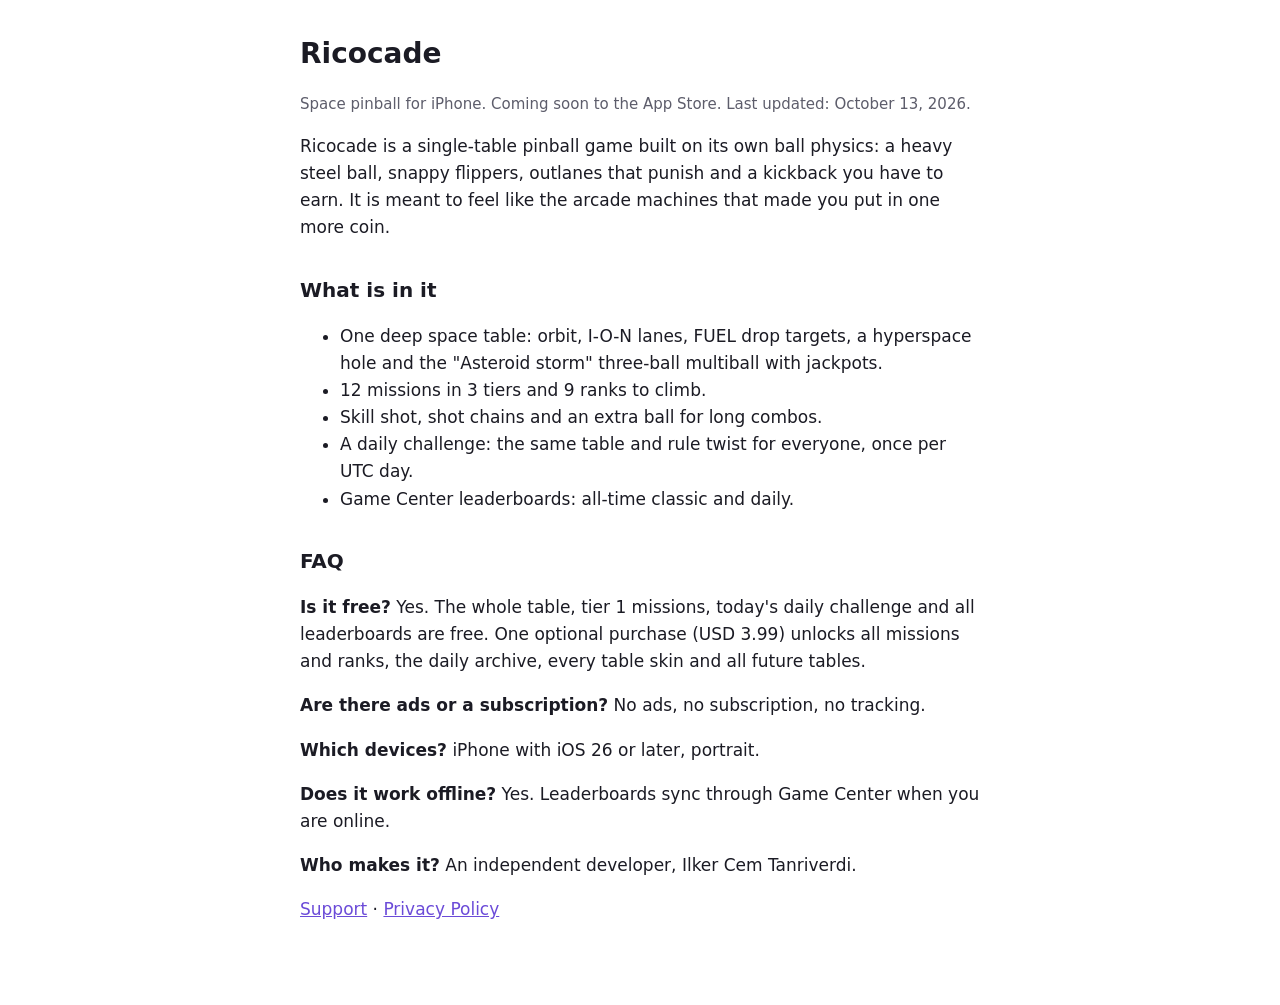
<file: index.html>
<!doctype html>
<html lang="en"><head><meta charset="utf-8"><meta name="viewport" content="width=device-width,initial-scale=1">
<title>Ricocade: Space Pinball for iPhone</title>
<meta name="description" content="Ricocade is a retro-hard space pinball game for iPhone with real ball physics, missions, ranks, a daily challenge and Game Center leaderboards. Free to play, one optional unlock, no ads.">
<link rel="stylesheet" href="style.css">
<script type="application/ld+json">
{
  "@context": "https://schema.org",
  "@type": "VideoGame",
  "name": "Ricocade",
  "alternateName": "Ricocade: Space Pinball",
  "description": "Retro-hard space pinball for iPhone with real ball physics, 12 missions, 9 ranks, a daily challenge and Game Center leaderboards.",
  "genre": ["Pinball", "Arcade"],
  "gamePlatform": "iPhone",
  "operatingSystem": "iOS 26 or later",
  "applicationCategory": "GameApplication",
  "author": {"@type": "Person", "name": "Ilker Cem Tanriverdi"},
  "offers": [
    {"@type": "Offer", "name": "Free to play", "price": "0", "priceCurrency": "USD"},
    {"@type": "Offer", "name": "Full game unlock (one-time)", "price": "3.99", "priceCurrency": "USD"}
  ]
}
</script>
</head>
<body><main>
<h1>Ricocade</h1>
<p class="muted">Space pinball for iPhone. Coming soon to the App Store. Last updated: October 13, 2026.</p>

<p>Ricocade is a single-table pinball game built on its own ball physics: a heavy steel ball, snappy flippers, outlanes that punish and a kickback you have to earn. It is meant to feel like the arcade machines that made you put in one more coin.</p>

<h2>What is in it</h2>
<ul>
<li>One deep space table: orbit, I-O-N lanes, FUEL drop targets, a hyperspace hole and the "Asteroid storm" three-ball multiball with jackpots.</li>
<li>12 missions in 3 tiers and 9 ranks to climb.</li>
<li>Skill shot, shot chains and an extra ball for long combos.</li>
<li>A daily challenge: the same table and rule twist for everyone, once per UTC day.</li>
<li>Game Center leaderboards: all-time classic and daily.</li>
</ul>

<h2>FAQ</h2>
<p><strong>Is it free?</strong> Yes. The whole table, tier 1 missions, today's daily challenge and all leaderboards are free. One optional purchase (USD 3.99) unlocks all missions and ranks, the daily archive, every table skin and all future tables.</p>
<p><strong>Are there ads or a subscription?</strong> No ads, no subscription, no tracking.</p>
<p><strong>Which devices?</strong> iPhone with iOS 26 or later, portrait.</p>
<p><strong>Does it work offline?</strong> Yes. Leaderboards sync through Game Center when you are online.</p>
<p><strong>Who makes it?</strong> An independent developer, Ilker Cem Tanriverdi.</p>

<p><a href="support.html">Support</a> · <a href="privacy.html">Privacy Policy</a></p>
</main></body></html>
</file>
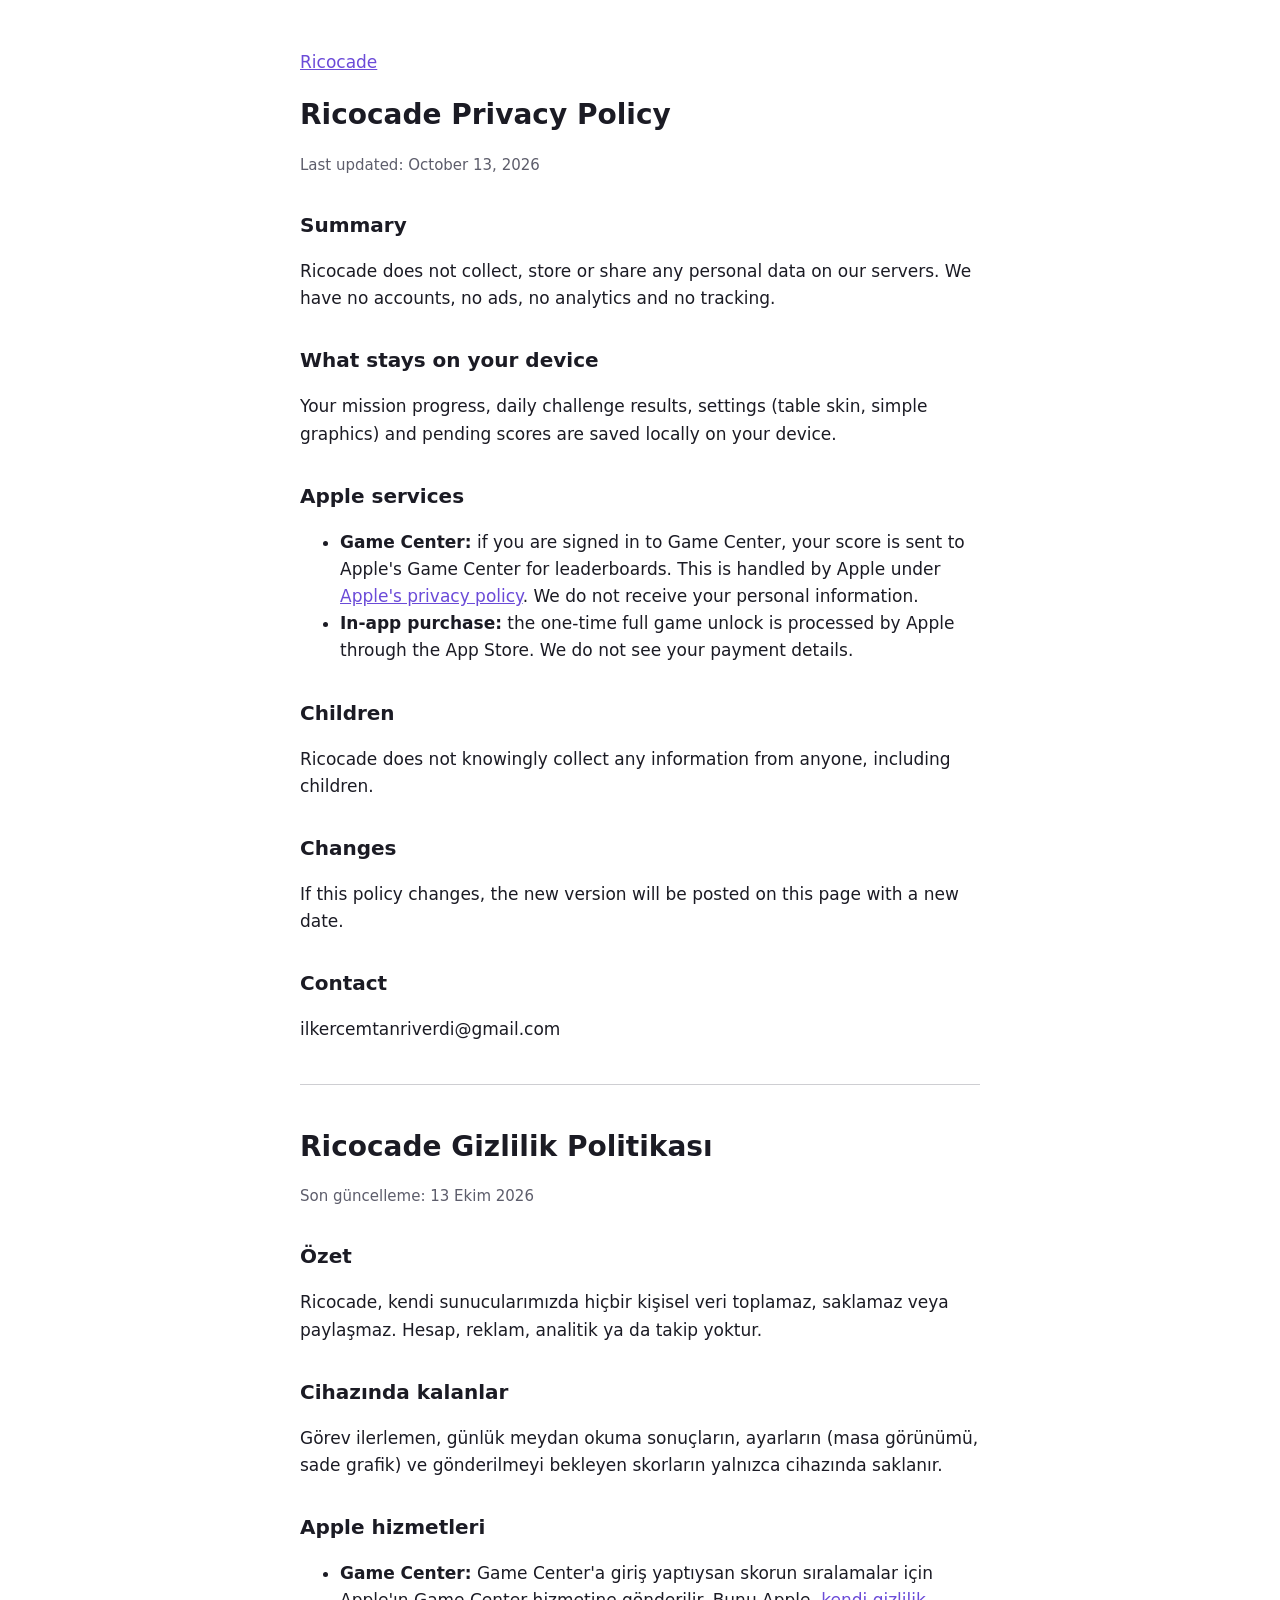
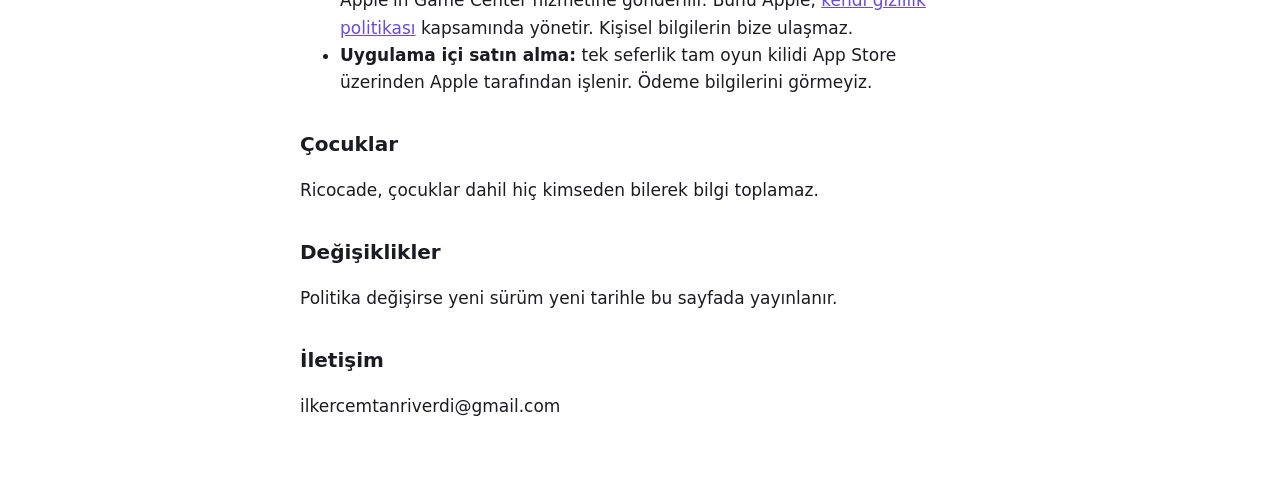
<file: privacy.html>
<!doctype html>
<html lang="en"><head><meta charset="utf-8"><meta name="viewport" content="width=device-width,initial-scale=1">
<title>Ricocade Privacy Policy</title><link rel="stylesheet" href="style.css"></head>
<body><main>
<p><a href="./">Ricocade</a></p>
<h1>Ricocade Privacy Policy</h1>
<p class="muted">Last updated: October 13, 2026</p>

<h2>Summary</h2>
<p>Ricocade does not collect, store or share any personal data on our servers. We have no accounts, no ads, no analytics and no tracking.</p>

<h2>What stays on your device</h2>
<p>Your mission progress, daily challenge results, settings (table skin, simple graphics) and pending scores are saved locally on your device.</p>

<h2>Apple services</h2>
<ul>
<li><strong>Game Center:</strong> if you are signed in to Game Center, your score is sent to Apple's Game Center for leaderboards. This is handled by Apple under <a href="https://www.apple.com/legal/privacy/">Apple's privacy policy</a>. We do not receive your personal information.</li>
<li><strong>In-app purchase:</strong> the one-time full game unlock is processed by Apple through the App Store. We do not see your payment details.</li>
</ul>

<h2>Children</h2>
<p>Ricocade does not knowingly collect any information from anyone, including children.</p>

<h2>Changes</h2>
<p>If this policy changes, the new version will be posted on this page with a new date.</p>

<h2>Contact</h2>
<p>ilkercemtanriverdi@gmail.com</p>

<hr>

<h1>Ricocade Gizlilik Politikası</h1>
<p class="muted">Son güncelleme: 13 Ekim 2026</p>

<h2>Özet</h2>
<p>Ricocade, kendi sunucularımızda hiçbir kişisel veri toplamaz, saklamaz veya paylaşmaz. Hesap, reklam, analitik ya da takip yoktur.</p>

<h2>Cihazında kalanlar</h2>
<p>Görev ilerlemen, günlük meydan okuma sonuçların, ayarların (masa görünümü, sade grafik) ve gönderilmeyi bekleyen skorların yalnızca cihazında saklanır.</p>

<h2>Apple hizmetleri</h2>
<ul>
<li><strong>Game Center:</strong> Game Center'a giriş yaptıysan skorun sıralamalar için Apple'ın Game Center hizmetine gönderilir. Bunu Apple, <a href="https://www.apple.com/legal/privacy/">kendi gizlilik politikası</a> kapsamında yönetir. Kişisel bilgilerin bize ulaşmaz.</li>
<li><strong>Uygulama içi satın alma:</strong> tek seferlik tam oyun kilidi App Store üzerinden Apple tarafından işlenir. Ödeme bilgilerini görmeyiz.</li>
</ul>

<h2>Çocuklar</h2>
<p>Ricocade, çocuklar dahil hiç kimseden bilerek bilgi toplamaz.</p>

<h2>Değişiklikler</h2>
<p>Politika değişirse yeni sürüm yeni tarihle bu sayfada yayınlanır.</p>

<h2>İletişim</h2>
<p>ilkercemtanriverdi@gmail.com</p>
</main></body></html>
</file>
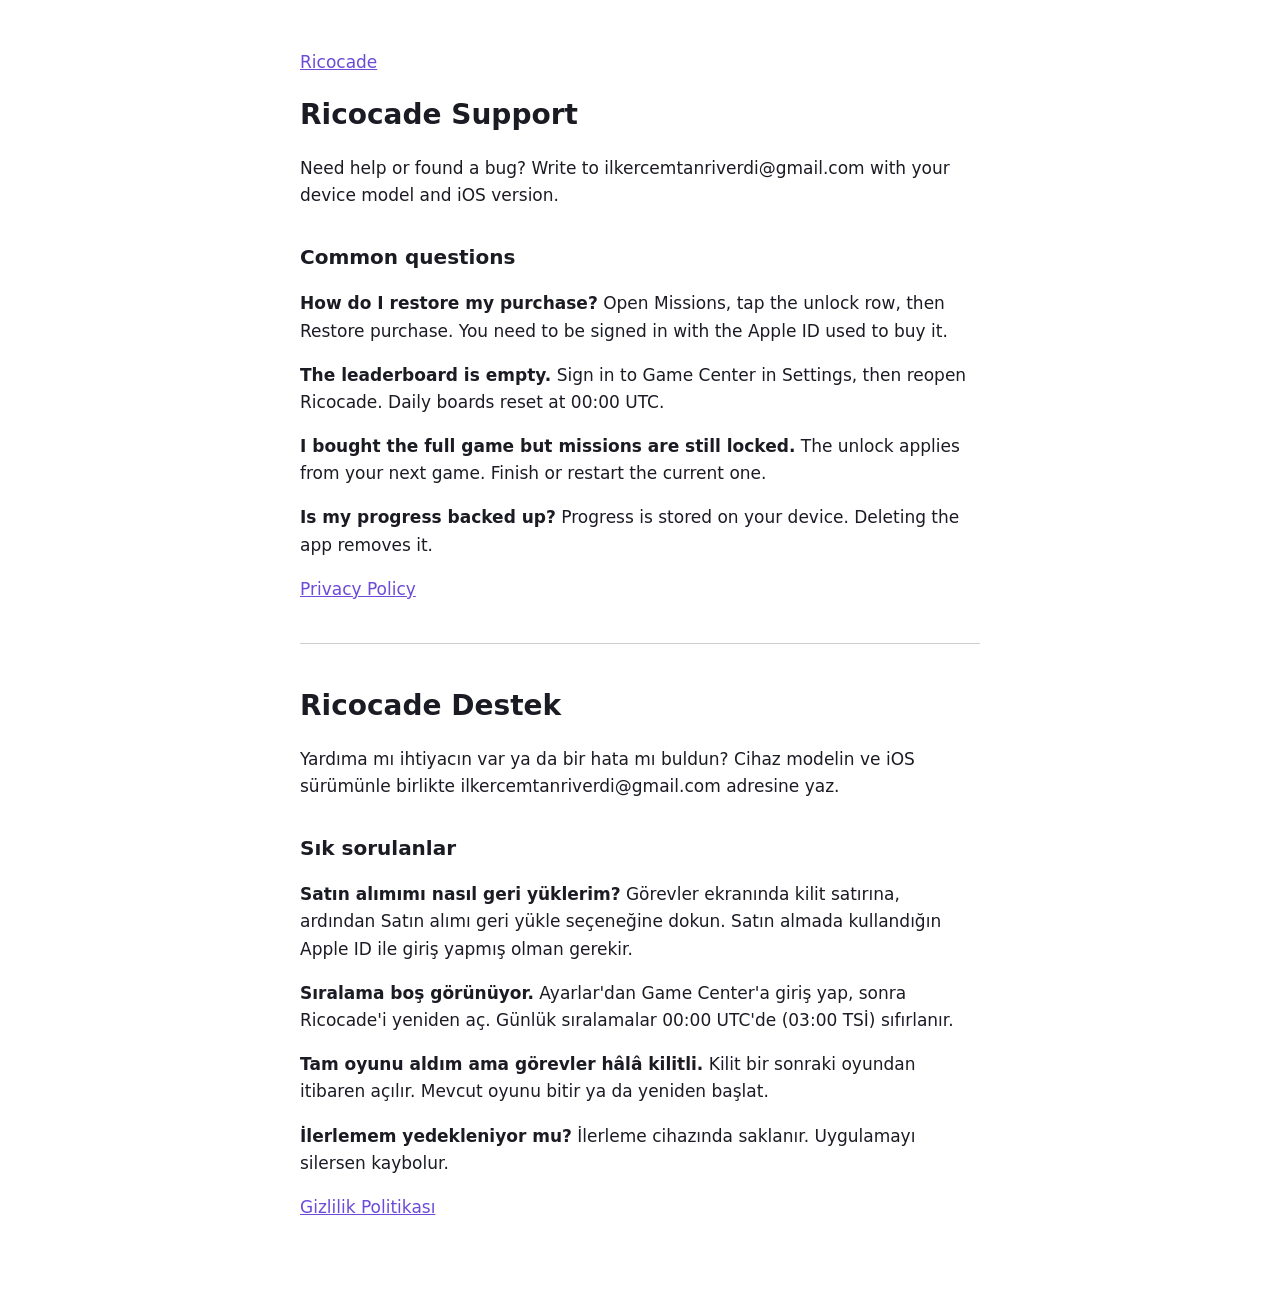
<file: support.html>
<!doctype html>
<html lang="en"><head><meta charset="utf-8"><meta name="viewport" content="width=device-width,initial-scale=1">
<title>Ricocade Support</title><link rel="stylesheet" href="style.css"></head>
<body><main>
<p><a href="./">Ricocade</a></p>
<h1>Ricocade Support</h1>
<p>Need help or found a bug? Write to ilkercemtanriverdi@gmail.com with your device model and iOS version.</p>

<h2>Common questions</h2>
<p><strong>How do I restore my purchase?</strong> Open Missions, tap the unlock row, then Restore purchase. You need to be signed in with the Apple ID used to buy it.</p>
<p><strong>The leaderboard is empty.</strong> Sign in to Game Center in Settings, then reopen Ricocade. Daily boards reset at 00:00 UTC.</p>
<p><strong>I bought the full game but missions are still locked.</strong> The unlock applies from your next game. Finish or restart the current one.</p>
<p><strong>Is my progress backed up?</strong> Progress is stored on your device. Deleting the app removes it.</p>
<p><a href="privacy.html">Privacy Policy</a></p>

<hr>

<h1>Ricocade Destek</h1>
<p>Yardıma mı ihtiyacın var ya da bir hata mı buldun? Cihaz modelin ve iOS sürümünle birlikte ilkercemtanriverdi@gmail.com adresine yaz.</p>

<h2>Sık sorulanlar</h2>
<p><strong>Satın alımımı nasıl geri yüklerim?</strong> Görevler ekranında kilit satırına, ardından Satın alımı geri yükle seçeneğine dokun. Satın almada kullandığın Apple ID ile giriş yapmış olman gerekir.</p>
<p><strong>Sıralama boş görünüyor.</strong> Ayarlar'dan Game Center'a giriş yap, sonra Ricocade'i yeniden aç. Günlük sıralamalar 00:00 UTC'de (03:00 TSİ) sıfırlanır.</p>
<p><strong>Tam oyunu aldım ama görevler hâlâ kilitli.</strong> Kilit bir sonraki oyundan itibaren açılır. Mevcut oyunu bitir ya da yeniden başlat.</p>
<p><strong>İlerlemem yedekleniyor mu?</strong> İlerleme cihazında saklanır. Uygulamayı silersen kaybolur.</p>
<p><a href="privacy.html">Gizlilik Politikası</a></p>
</main></body></html>
</file>
<file: style.css>
:root{--bg:#fff;--fg:#1b1b24;--muted:#5d5d6b;--accent:#6b4bd8}
@media(prefers-color-scheme:dark){:root{--bg:#12121a;--fg:#ececf3;--muted:#a0a0b2;--accent:#a58bff}}
body{margin:0;background:var(--bg);color:var(--fg);font:17px/1.6 -apple-system,system-ui,sans-serif}
main{max-width:680px;margin:0 auto;padding:32px 20px 64px}
h1{font-size:28px;margin:0 0 4px}h2{font-size:20px;margin-top:32px}
.muted{color:var(--muted);font-size:15px}a{color:var(--accent)}
hr{border:0;border-top:1px solid var(--muted);opacity:.3;margin:40px 0}
</file>
